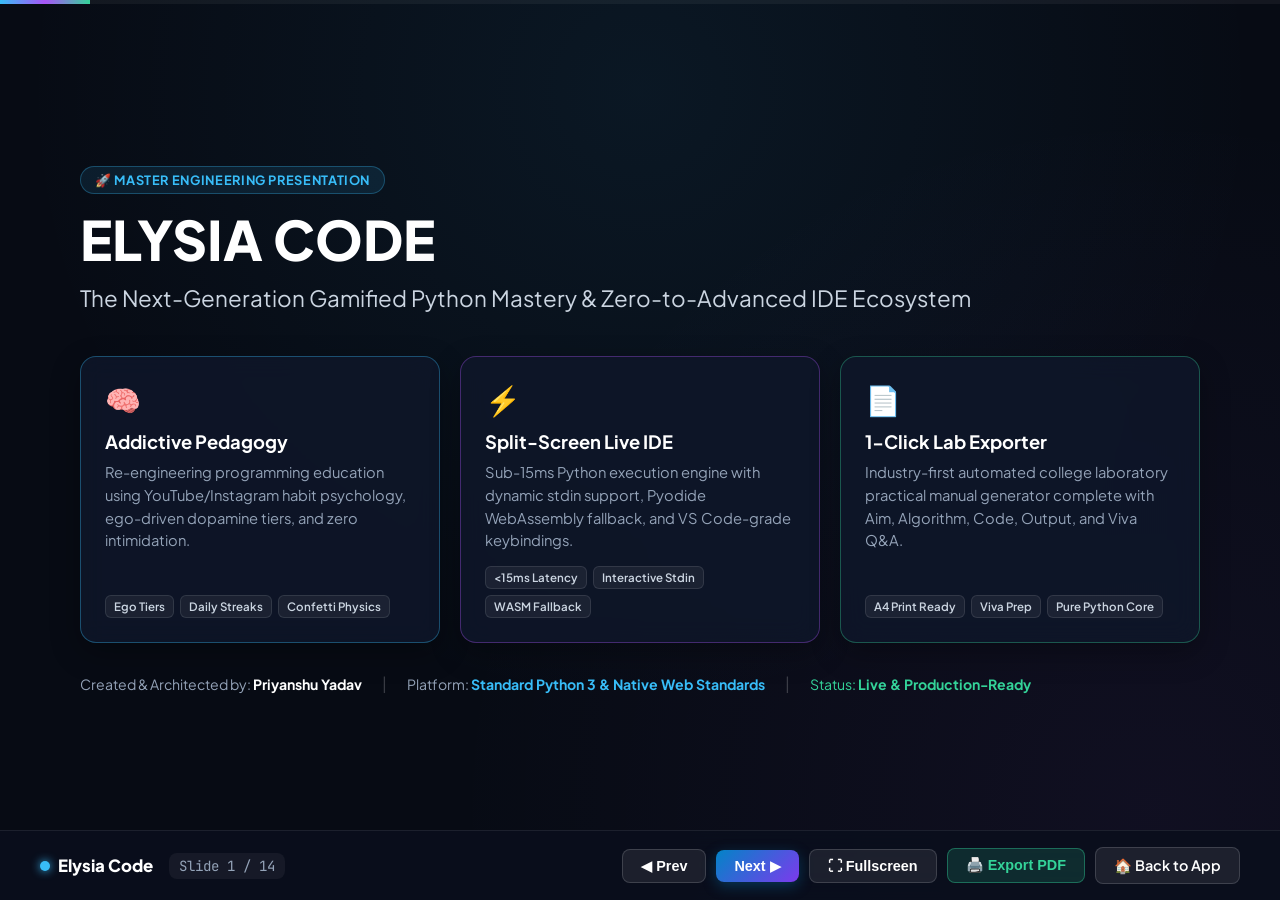
<file: web/presentation.html>
<!DOCTYPE html>
<html lang="en">
<head>
  <meta charset="UTF-8">
  <meta name="viewport" content="width=device-width, initial-scale=1.0">
  <title>Elysia Code — Master Project Presentation (Deck)</title>
  <link rel="preconnect" href="https://fonts.googleapis.com">
  <link rel="preconnect" href="https://fonts.gstatic.com" crossorigin>
  <link href="https://fonts.googleapis.com/css2?family=Plus+Jakarta+Sans:wght@400;500;600;700;800&family=JetBrains+Mono:wght@400;600;700&display=swap" rel="stylesheet">
  <style>
    :root {
      --bg: #070b14;
      --card-bg: rgba(15, 23, 42, 0.85);
      --card-border: rgba(56, 189, 248, 0.2);
      --accent-cyan: #38bdf8;
      --accent-purple: #a855f7;
      --accent-green: #34d399;
      --accent-amber: #fbbf24;
      --accent-rose: #f43f5e;
      --text-main: #f8fafc;
      --text-muted: #94a3b8;
    }

    * {
      box-sizing: border-box;
      margin: 0;
      padding: 0;
    }

    body {
      background: var(--bg);
      color: var(--text-main);
      font-family: 'Plus Jakarta Sans', -apple-system, sans-serif;
      min-height: 100vh;
      overflow: hidden;
      display: flex;
      flex-direction: column;
      user-select: none;
    }

    /* Top Progress Bar */
    #progress-container {
      position: fixed;
      top: 0;
      left: 0;
      width: 100%;
      height: 4px;
      background: rgba(255, 255, 255, 0.05);
      z-index: 100;
    }

    #progress-bar {
      height: 100%;
      width: 7%;
      background: linear-gradient(90deg, var(--accent-cyan), var(--accent-purple), var(--accent-green));
      transition: width 0.3s cubic-bezier(0.4, 0, 0.2, 1);
    }

    /* Slide Deck Container */
    #deck {
      flex: 1;
      position: relative;
      width: 100vw;
      height: 100vh;
      overflow: hidden;
    }

    .slide {
      position: absolute;
      top: 0;
      left: 0;
      width: 100%;
      height: 100%;
      padding: 60px 80px 100px 80px;
      display: flex;
      flex-direction: column;
      justify-content: center;
      opacity: 0;
      visibility: hidden;
      transform: scale(0.96) translateY(20px);
      transition: opacity 0.4s ease, transform 0.4s cubic-bezier(0.16, 1, 0.3, 1), visibility 0.4s;
      background: radial-gradient(circle at 50% 10%, rgba(56, 189, 248, 0.07), transparent 60%),
                  radial-gradient(circle at 90% 90%, rgba(168, 85, 247, 0.06), transparent 50%),
                  #070b14;
    }

    .slide.active {
      opacity: 1;
      visibility: visible;
      transform: scale(1) translateY(0);
    }

    /* Header & Taglines */
    .slide-badge {
      display: inline-flex;
      align-items: center;
      gap: 6px;
      padding: 5px 14px;
      border-radius: 9999px;
      font-size: 0.8rem;
      font-weight: 700;
      letter-spacing: 0.05em;
      text-transform: uppercase;
      margin-bottom: 14px;
      border: 1px solid rgba(56, 189, 248, 0.3);
      background: rgba(56, 189, 248, 0.1);
      color: var(--accent-cyan);
      width: fit-content;
    }

    .slide-title {
      font-size: 2.5rem;
      font-weight: 800;
      line-height: 1.15;
      margin-bottom: 12px;
      background: linear-gradient(135deg, #ffffff 30%, #94a3b8 100%);
      -webkit-background-clip: text;
      -webkit-text-fill-color: transparent;
    }

    .slide-subtitle {
      font-size: 1.15rem;
      color: var(--text-muted);
      margin-bottom: 30px;
      max-width: 900px;
      line-height: 1.5;
    }

    /* Content Layouts */
    .grid-2 {
      display: grid;
      grid-template-columns: 1fr 1fr;
      gap: 24px;
      align-items: stretch;
    }

    .grid-3 {
      display: grid;
      grid-template-columns: repeat(3, 1fr);
      gap: 20px;
      align-items: stretch;
    }

    .grid-4 {
      display: grid;
      grid-template-columns: repeat(4, 1fr);
      gap: 16px;
      align-items: stretch;
    }

    .card {
      background: var(--card-bg);
      border: 1px solid var(--card-border);
      border-radius: 16px;
      padding: 24px;
      backdrop-filter: blur(12px);
      box-shadow: 0 10px 30px rgba(0, 0, 0, 0.3);
      display: flex;
      flex-direction: column;
      position: relative;
      overflow: hidden;
    }

    .card-glow-cyan { border-color: rgba(56, 189, 248, 0.35); }
    .card-glow-purple { border-color: rgba(168, 85, 247, 0.35); }
    .card-glow-green { border-color: rgba(52, 211, 153, 0.35); }
    .card-glow-amber { border-color: rgba(251, 191, 36, 0.35); }

    .card-icon {
      font-size: 1.8rem;
      margin-bottom: 12px;
    }

    .card-title {
      font-size: 1.15rem;
      font-weight: 700;
      color: #fff;
      margin-bottom: 8px;
    }

    .card-desc {
      font-size: 0.92rem;
      color: var(--text-muted);
      line-height: 1.55;
      flex: 1;
    }

    .card-pill-row {
      display: flex;
      flex-wrap: wrap;
      gap: 6px;
      margin-top: 14px;
    }

    .micro-pill {
      font-size: 0.72rem;
      padding: 3px 8px;
      border-radius: 6px;
      background: rgba(255, 255, 255, 0.06);
      color: #cbd5e1;
      font-weight: 600;
      border: 1px solid rgba(255, 255, 255, 0.1);
    }

    /* Code Snippet Box */
    .code-box {
      background: #030712;
      border: 1px solid rgba(255, 255, 255, 0.1);
      border-radius: 10px;
      padding: 14px;
      font-family: 'JetBrains Mono', monospace;
      font-size: 0.82rem;
      color: #38bdf8;
      line-height: 1.5;
      overflow-x: auto;
      margin-top: 12px;
    }

    /* Key Metrics Callout */
    .metric-hero {
      font-size: 3rem;
      font-weight: 800;
      background: linear-gradient(135deg, var(--accent-cyan), var(--accent-purple));
      -webkit-background-clip: text;
      -webkit-text-fill-color: transparent;
      margin-bottom: 4px;
      font-family: 'JetBrains Mono', monospace;
    }

    /* Bottom Control Bar */
    #deck-controls {
      position: fixed;
      bottom: 0;
      left: 0;
      width: 100%;
      height: 70px;
      background: rgba(10, 15, 29, 0.92);
      border-top: 1px solid rgba(255, 255, 255, 0.08);
      backdrop-filter: blur(16px);
      display: flex;
      align-items: center;
      justify-content: space-between;
      padding: 0 40px;
      z-index: 90;
    }

    .deck-meta {
      display: flex;
      align-items: center;
      gap: 16px;
    }

    .brand-mark {
      display: flex;
      align-items: center;
      gap: 8px;
      font-weight: 800;
      font-size: 1.05rem;
      color: #fff;
    }

    .brand-dot {
      width: 10px;
      height: 10px;
      background: var(--accent-cyan);
      border-radius: 50%;
      box-shadow: 0 0 10px var(--accent-cyan);
    }

    .slide-counter {
      font-family: 'JetBrains Mono', monospace;
      font-size: 0.88rem;
      color: var(--text-muted);
      background: rgba(255, 255, 255, 0.05);
      padding: 4px 10px;
      border-radius: 8px;
    }

    .nav-btn-group {
      display: flex;
      align-items: center;
      gap: 10px;
    }

    .nav-btn {
      background: rgba(255, 255, 255, 0.08);
      border: 1px solid rgba(255, 255, 255, 0.15);
      color: #fff;
      padding: 8px 18px;
      border-radius: 8px;
      font-weight: 600;
      font-size: 0.9rem;
      cursor: pointer;
      display: flex;
      align-items: center;
      gap: 6px;
      transition: all 0.2s;
    }

    .nav-btn:hover {
      background: rgba(56, 189, 248, 0.2);
      border-color: var(--accent-cyan);
      transform: translateY(-1px);
    }

    .nav-btn-primary {
      background: linear-gradient(135deg, #0284c7, #7c3aed);
      border: none;
      box-shadow: 0 4px 14px rgba(2, 132, 199, 0.35);
    }

    .nav-btn-primary:hover {
      box-shadow: 0 6px 20px rgba(2, 132, 199, 0.5);
    }

    /* Print Styles for PDF Export */
    @media print {
      body {
        overflow: visible;
        background: #000;
      }
      #progress-container, #deck-controls {
        display: none !important;
      }
      #deck {
        position: static;
        width: 100%;
        height: auto;
      }
      .slide {
        position: relative !important;
        opacity: 1 !important;
        visibility: visible !important;
        transform: none !important;
        page-break-after: always;
        height: 100vh;
        padding: 40px !important;
      }
    }
  </style>
</head>
<body>

  <!-- Top Progress Bar -->
  <div id="progress-container">
    <div id="progress-bar"></div>
  </div>

  <!-- Slide Deck -->
  <main id="deck">

    <!-- SLIDE 1: Title & Hero -->
    <section class="slide active" data-slide="1">
      <div class="slide-badge">🚀 Master Engineering Presentation</div>
      <h1 class="slide-title" style="font-size: 3.4rem;">ELYSIA CODE</h1>
      <p class="slide-subtitle" style="font-size: 1.4rem; color: #cbd5e1;">
        The Next-Generation Gamified Python Mastery & Zero-to-Advanced IDE Ecosystem
      </p>

      <div class="grid-3" style="margin-top: 10px;">
        <div class="card card-glow-cyan">
          <div class="card-icon">🧠</div>
          <div class="card-title">Addictive Pedagogy</div>
          <div class="card-desc">Re-engineering programming education using YouTube/Instagram habit psychology, ego-driven dopamine tiers, and zero intimidation.</div>
          <div class="card-pill-row">
            <span class="micro-pill">Ego Tiers</span>
            <span class="micro-pill">Daily Streaks</span>
            <span class="micro-pill">Confetti Physics</span>
          </div>
        </div>

        <div class="card card-glow-purple">
          <div class="card-icon">⚡</div>
          <div class="card-title">Split-Screen Live IDE</div>
          <div class="card-desc">Sub-15ms Python execution engine with dynamic stdin support, Pyodide WebAssembly fallback, and VS Code-grade keybindings.</div>
          <div class="card-pill-row">
            <span class="micro-pill">&lt;15ms Latency</span>
            <span class="micro-pill">Interactive Stdin</span>
            <span class="micro-pill">WASM Fallback</span>
          </div>
        </div>

        <div class="card card-glow-green">
          <div class="card-icon">📄</div>
          <div class="card-title">1-Click Lab Exporter</div>
          <div class="card-desc">Industry-first automated college laboratory practical manual generator complete with Aim, Algorithm, Code, Output, and Viva Q&A.</div>
          <div class="card-pill-row">
            <span class="micro-pill">A4 Print Ready</span>
            <span class="micro-pill">Viva Prep</span>
            <span class="micro-pill">Pure Python Core</span>
          </div>
        </div>
      </div>

      <div style="margin-top: 30px; display: flex; gap: 20px; align-items: center;">
        <span style="font-size: 0.88rem; color: #94a3b8;">Created & Architected by: <strong style="color: #fff;">Priyanshu Yadav</strong></span>
        <span style="color: rgba(255,255,255,0.2);">|</span>
        <span style="font-size: 0.88rem; color: #94a3b8;">Platform: <strong style="color: #38bdf8;">Standard Python 3 & Native Web Standards</strong></span>
        <span style="color: rgba(255,255,255,0.2);">|</span>
        <span style="font-size: 0.88rem; color: #34d399;">Status: <strong style="color: #34d399;">Live & Production-Ready</strong></span>
      </div>
    </section>

    <!-- SLIDE 2: Problem Statement -->
    <section class="slide" data-slide="2">
      <div class="slide-badge" style="color: var(--accent-rose); border-color: rgba(244, 63, 94, 0.3);">⚠️ The Core Problem</div>
      <h2 class="slide-title">Why 90% of Coding Beginners Give Up</h2>
      <p class="slide-subtitle">
        Traditional computer science education treats beginners like compilers, ignoring cognitive science, human psychology, and fear of failure.
      </p>

      <div class="grid-4">
        <div class="card" style="border-color: rgba(244, 63, 94, 0.3);">
          <div class="card-icon">🛑</div>
          <div class="card-title">Cognitive Friction</div>
          <div class="card-desc">Complex setup hurdles (PATH errors, IDE crashes, package mismatches) exhaust student motivation before writing their first loop.</div>
        </div>

        <div class="card" style="border-color: rgba(251, 191, 36, 0.3);">
          <div class="card-icon">📖</div>
          <div class="card-title">Boring Wall of Text</div>
          <div class="card-desc">500-page dense textbook PDFs with formal theoretical jargon. No real-world analogies, visual models, or interactive discovery.</div>
        </div>

        <div class="card" style="border-color: rgba(168, 85, 247, 0.3);">
          <div class="card-icon">💀</div>
          <div class="card-title">Cryptic Tracebacks</div>
          <div class="card-desc">Errors like <code>IndexError</code> or <code>TypeError</code> terrify junior students without explaining <em>why</em> the bug happened in plain street English/Hindi.</div>
        </div>

        <div class="card" style="border-color: rgba(56, 189, 248, 0.3);">
          <div class="card-icon">📉</div>
          <div class="card-title">No Habit Engine</div>
          <div class="card-desc">Zero positive reinforcement. No streak accountability, dopamine rewards, or ego satisfaction to keep students returning daily.</div>
        </div>
      </div>
    </section>

    <!-- SLIDE 3: The Elysia Philosophy & Habit Engineering -->
    <section class="slide" data-slide="3">
      <div class="slide-badge" style="color: var(--accent-purple); border-color: rgba(168, 85, 247, 0.3);">💡 Educational Philosophy</div>
      <h2 class="slide-title">Habit Engineering & Psychological Hooks</h2>
      <p class="slide-subtitle">
        Borrowing the neurological retention mechanics of modern apps (TikTok, Instagram, Duolingo) to make learning Python irresistible.
      </p>

      <div class="grid-3">
        <div class="card card-glow-purple">
          <div class="card-icon">👑</div>
          <div class="card-title">Ego-Driven Rank Ladder</div>
          <div class="card-desc">
            Students hate being called beginners. Elysia hurts the user's ego playfully, urging them to climb from <strong>NOOB (🐣)</strong> to <strong>KEYBOARD TOURIST (💻)</strong>, <strong>SYNTAX WARRIOR (⚔️)</strong>, and <strong>GRANDMASTER (👑)</strong>.
          </div>
        </div>

        <div class="card card-glow-cyan">
          <div class="card-icon">🔥</div>
          <div class="card-title">Daily Streak Loss Aversion</div>
          <div class="card-desc">
            "Don't Break the Chain" psychological trigger. The navbar streak counter resets if a day is skipped, driving daily active study habit loops.
          </div>
        </div>

        <div class="card card-glow-amber">
          <div class="card-icon">🎉</div>
          <div class="card-title">Dopamine Particle Physics</div>
          <div class="card-desc">
            Every passed test case triggers an explosion of 90 high-speed confetti particles, audio synthesizer fanfare, and instant XP credit (+50 XP).
          </div>
        </div>
      </div>
    </section>

    <!-- SLIDE 4: Curriculum Architecture (Zero to Advanced) -->
    <section class="slide" data-slide="4">
      <div class="slide-badge">📚 Academic Structure</div>
      <h2 class="slide-title">19 Granular Subtopics (Zero to Hero)</h2>
      <p class="slide-subtitle">
        Curriculum divided into 7 sequential modules structured so even a middle-school student can become an advanced Python architect.
      </p>

      <div class="grid-4" style="font-size: 0.88rem;">
        <div class="card">
          <div class="card-title" style="color: #38bdf8;">Unit 1: Foundations</div>
          <ul style="color: #94a3b8; margin-left: 16px; line-height: 1.6;">
            <li>Python Genesis & Setup</li>
            <li>Variables & Memory Boxes</li>
            <li>Data Types & Type Casting</li>
            <li><code>print()</code>, <code>input()</code>, f-strings</li>
          </ul>
        </div>

        <div class="card">
          <div class="card-title" style="color: #a855f7;">Unit 2: Logic & Decisions</div>
          <ul style="color: #94a3b8; margin-left: 16px; line-height: 1.6;">
            <li>Comparison Operators</li>
            <li><code>if-elif-else</code> Roadblocks</li>
            <li>Logical <code>and</code>, <code>or</code>, <code>not</code></li>
            <li>Nested Conditional Logic</li>
          </ul>
        </div>

        <div class="card">
          <div class="card-title" style="color: #34d399;">Unit 3: Loops & Iteration</div>
          <ul style="color: #94a3b8; margin-left: 16px; line-height: 1.6;">
            <li><code>while</code> Loops & Counters</li>
            <li><code>for</code> Loops & <code>range()</code></li>
            <li>Loop Control: <code>break</code> & <code>continue</code></li>
            <li>Nested Patterns & Tables</li>
          </ul>
        </div>

        <div class="card">
          <div class="card-title" style="color: #fbbf24;">Unit 4: Data Structures</div>
          <ul style="color: #94a3b8; margin-left: 16px; line-height: 1.6;">
            <li>Lists, Indexing & Slicing</li>
            <li>Tuples (Immutable Locks)</li>
            <li>Dictionaries (Key-Value)</li>
            <li>Sets & Hash Lookups</li>
          </ul>
        </div>
      </div>

      <div class="grid-3" style="margin-top: 16px;">
        <div class="card">
          <div class="card-title" style="color: #38bdf8;">Unit 5: Functions & Scope</div>
          <div class="card-desc"><code>def</code> keyword, positional & keyword arguments, return values, and local vs global variable scoping.</div>
        </div>
        <div class="card">
          <div class="card-title" style="color: #a855f7;">Unit 6: Object-Oriented OOP</div>
          <div class="card-desc">Classes, blueprints, <code>__init__</code> constructors, <code>self</code> pointer, inheritance, and encapsulation.</div>
        </div>
        <div class="card">
          <div class="card-title" style="color: #f43f5e;">Unit 7: Exceptions & File I/O</div>
          <div class="card-desc">Bulletproof error handling with <code>try-except-finally</code> and file read/write operations.</div>
        </div>
      </div>
    </section>

    <!-- SLIDE 5: Anatomy of a Subtopic -->
    <section class="slide" data-slide="5">
      <div class="slide-badge" style="color: var(--accent-green); border-color: rgba(52, 211, 153, 0.3);">🔬 Micro-Pedagogy</div>
      <h2 class="slide-title">Anatomy of Every Subtopic Card</h2>
      <p class="slide-subtitle">
        Every single concept follows an identical 7-tier mastery blueprint to eliminate ambiguity and build unshakable muscle memory.
      </p>

      <div class="grid-2">
        <div class="card card-glow-cyan">
          <div class="card-title" style="color: #38bdf8;">1. Core Theory & Street Analogy</div>
          <p class="card-desc" style="margin-bottom: 8px;">
            Dual language explanation (English & Hinglish) paired with everyday relatable metaphors (e.g. Variables as labeled lunchboxes).
          </p>

          <div class="card-title" style="color: #a855f7; margin-top: 14px;">2. Golden Syntax Rule (Kanoon)</div>
          <p class="card-desc" style="margin-bottom: 8px;">
            Precise rule of why we use this syntax and what happens if a colon <code>:</code> or quotation mark is missed.
          </p>

          <div class="card-title" style="color: #34d399; margin-top: 14px;">3. Two Ready-to-Try Examples</div>
          <p class="card-desc">
            Complete with 1-click "Try Example 1" and "Try Example 2" buttons that auto-populate the interactive sandbox.
          </p>
        </div>

        <div class="card card-glow-purple">
          <div class="card-title" style="color: #fbbf24;">4. Live Coding Challenge</div>
          <p class="card-desc" style="margin-bottom: 8px;">
            Hands-on problem statement with explicit Expected Output test cases to verify code correctness.
          </p>

          <div class="card-title" style="color: #38bdf8; margin-top: 14px;">5. Senior Bhaiya Ego Cheer</div>
          <p class="card-desc" style="margin-bottom: 8px;">
            Humorous motivational feedback (e.g., <em>"Maan gaye Ustaad! Ab tumhare aage Python loops hath jodenge!"</em>).
          </p>

          <div class="card-title" style="color: #f43f5e; margin-top: 14px;">6. Hint Accordion & Hidden Solution</div>
          <p class="card-desc">
            Emergency reveal button with 1-click clipboard copy for students who get stuck, preventing dropouts.
          </p>
        </div>
      </div>
    </section>

    <!-- SLIDE 6: Split-Screen Live IDE -->
    <section class="slide" data-slide="6">
      <div class="slide-badge">⚡ Engineering Excellence</div>
      <h2 class="slide-title">Split-Screen Live IDE Architecture</h2>
      <p class="slide-subtitle">
        Eliminates the friction of switching windows. Theory sits on the left, high-speed execution sandbox sits on the right.
      </p>

      <div class="grid-3">
        <div class="card card-glow-cyan">
          <div class="metric-hero">&lt;15ms</div>
          <div class="card-title">Local Python Subprocess</div>
          <div class="card-desc">Native OS Python execution with timeout safeguards (3.0s threshold) protecting against infinite recursion and while-loop freezes.</div>
        </div>

        <div class="card card-glow-green">
          <div class="metric-hero">100%</div>
          <div class="card-title">Interactive Stdin Engine</div>
          <div class="card-desc">Dynamic terminal input bar supporting <code>input()</code> and <code>int(input())</code> without socket hangs or server blocking.</div>
        </div>

        <div class="card card-glow-purple">
          <div class="metric-hero">WASM</div>
          <div class="card-title">Pyodide WebAssembly</div>
          <div class="card-desc">Zero-backend client fallback! Runs full CPython compiled into WebAssembly inside the browser for true offline use.</div>
        </div>
      </div>

      <div class="card" style="margin-top: 20px; background: rgba(3, 7, 18, 0.7);">
        <div class="card-title" style="color: #38bdf8;">VS Code-Grade Keyboard Shortcuts & Utilities</div>
        <div class="grid-4" style="margin-top: 8px; font-size: 0.85rem; color: #94a3b8;">
          <div>⌨️ <strong>Tab Indent:</strong> 4 true spaces</div>
          <div>⚡ <strong>Ctrl+Enter:</strong> Run Code</div>
          <div>() <strong>Auto Brackets:</strong> Quotes & brackets</div>
          <div>📍 <strong>Caret Tracker:</strong> Live Ln & Col</div>
        </div>
      </div>
    </section>

    <!-- SLIDE 7: The Visual Handbook -->
    <section class="slide" data-slide="7">
      <div class="slide-badge" style="color: var(--accent-cyan); border-color: rgba(56, 189, 248, 0.3);">🎨 Visual Cognition</div>
      <h2 class="slide-title">The Visual Handbook (Mental Models)</h2>
      <p class="slide-subtitle">
        Abstract programming concepts transformed into 8 spatial multimedia chapters using real-world mechanical diagrams.
      </p>

      <div class="grid-4">
        <div class="card">
          <div class="card-icon">🚀</div>
          <div class="card-title">Ch 1: Python Superpower</div>
          <div class="card-desc">Why Python reads like clean English while C++/Java require 10 lines of boilerplate.</div>
        </div>

        <div class="card">
          <div class="card-icon">📦</div>
          <div class="card-title">Ch 2: Memory Boxes</div>
          <div class="card-desc">Variables visualized as labeled warehouse containers storing mutable payloads.</div>
        </div>

        <div class="card">
          <div class="card-icon">🚥</div>
          <div class="card-title">Ch 4: Traffic Signals</div>
          <div class="card-desc">Control flow and <code>if-elif-else</code> visualized as railroad tracks and switches.</div>
        </div>

        <div class="card">
          <div class="card-icon">🎡</div>
          <div class="card-title">Ch 5: Ferris Wheels</div>
          <div class="card-desc"><code>while</code> and <code>for</code> loops visualized as rotating carnival wheels with break pins.</div>
        </div>
      </div>

      <div class="card card-glow-cyan" style="margin-top: 20px; display: flex; flex-direction: row; align-items: center; justify-content: space-between;">
        <div>
          <div class="card-title" style="margin-bottom: 2px;">1-Click Sandbox Transfer</div>
          <div class="card-desc">Every slide has a "Send to Sandbox" button that loads its interactive code snippet into the editor instantly.</div>
        </div>
        <span class="slide-badge" style="margin: 0;">8 Chapters | 40+ Slides</span>
      </div>
    </section>

    <!-- SLIDE 8: Socratic Senior AI & Doubt Buster -->
    <section class="slide" data-slide="8">
      <div class="slide-badge" style="color: var(--accent-amber); border-color: rgba(251, 191, 36, 0.3);">🤖 Socratic AI Mentorship</div>
      <h2 class="slide-title">Socratic Senior Bhaiya AI & 60s Doubt Buster</h2>
      <p class="slide-subtitle">
        Instead of spoon-feeding answers, Elysia acts as a street-smart senior who guides students through the debugging mindset.
      </p>

      <div class="grid-2">
        <div class="card card-glow-amber">
          <div class="card-icon">🕵️‍♂️</div>
          <div class="card-title">Cryptic Traceback Decoder</div>
          <div class="card-desc" style="margin-bottom: 12px;">
            Automatically detects Python exceptions and translates them into intuitive Hinglish analogies:
          </div>
          <div class="code-box">
# Traceback Detected: TypeError: can only concatenate str to str
Senior Bhaiya: "Bhai! String aur Integer ko '+' se jodne ki koshish kar rahe ho?
Ye waisa hi hai jaise Fevicol se Samosa chipkana!
str() lagao ya f-string use karo!"
          </div>
        </div>

        <div class="card card-glow-cyan">
          <div class="card-icon">🔍</div>
          <div class="card-title">60-Second Instant Doubt Buster</div>
          <div class="card-desc" style="margin-bottom: 12px;">
            Full-text search engine indexed across all 19 subtopics and question bank for instant last-minute exam recall:
          </div>
          <ul style="color: #94a3b8; margin-left: 20px; font-size: 0.9rem; line-height: 1.7;">
            <li>Type <code>"input"</code>: Instant rule for <code>int(input())</code> vs string</li>
            <li>Type <code>"slice"</code>: Visual slice formula <code>[start:stop:step]</code></li>
            <li>Type <code>"colon"</code>: Syntax refresher on Python indentation</li>
          </ul>
        </div>
      </div>
    </section>

    <!-- SLIDE 9: Question Bank & Mock Exam -->
    <section class="slide" data-slide="9">
      <div class="slide-badge">📝 Evaluation Engine</div>
      <h2 class="slide-title">Question Bank & Semester Mock Exam Mode</h2>
      <p class="slide-subtitle">
        Transforming exam panic into confidence through multi-tier filtering and real-time timed assessments.
      </p>

      <div class="grid-2">
        <div class="card card-glow-purple">
          <div class="card-icon">🎯</div>
          <div class="card-title">Dynamic Multi-Filter Question Bank</div>
          <div class="card-desc" style="margin-bottom: 10px;">
            Instant interactive practice with 4 granular filter vectors:
          </div>
          <div class="grid-2" style="font-size: 0.85rem; color: #cbd5e1;">
            <div>• Track: Python / HTML</div>
            <div>• Difficulty: Easy / Medium / Hard</div>
            <div>• Topics: All 19 Subtopics</div>
            <div>• Question Count: 5 / 10 / 20</div>
          </div>
          <p class="card-desc" style="margin-top: 10px;">
            Features expandable Amber Senior Hints for each question without spoiling the answer.
          </p>
        </div>

        <div class="card card-glow-cyan">
          <div class="card-icon">⏱️</div>
          <div class="card-title">25-Minute Timed Mock Exam</div>
          <div class="card-desc" style="margin-bottom: 10px;">
            Simulates university terminal semester exams:
          </div>
          <ul style="color: #94a3b8; margin-left: 20px; font-size: 0.9rem; line-height: 1.7;">
            <li><strong>Section A:</strong> Core Conceptual MCQs</li>
            <li><strong>Section B:</strong> Bug Squashing & Code Debugging</li>
            <li><strong>Section C:</strong> Logic & Algorithm Building</li>
            <li><strong>Section D:</strong> Rapid-Fire Viva Voce</li>
          </ul>
          <p class="card-desc" style="margin-top: 10px;">
            Automated instant scoring report card with feedback.
          </p>
        </div>
      </div>
    </section>

    <!-- SLIDE 10: 1-Click College Lab File Exporter -->
    <section class="slide" data-slide="10">
      <div class="slide-badge" style="color: var(--accent-green); border-color: rgba(52, 211, 153, 0.3);">📄 Industry First Feature</div>
      <h2 class="slide-title">1-Click Printable College Lab File (PDF)</h2>
      <p class="slide-subtitle">
        Solving the biggest frustration of engineering students: writing endless repetitive laboratory practical record sheets.
      </p>

      <div class="grid-3">
        <div class="card card-glow-green">
          <div class="card-icon">🎓</div>
          <div class="card-title">University Standard Header</div>
          <div class="card-desc">Auto-formats Student Name, Roll Number, Subject Code (e.g. CSE101), Date, and Experiment Index.</div>
        </div>

        <div class="card card-glow-cyan">
          <div class="card-icon">📐</div>
          <div class="card-title">Algorithm & Clean Code</div>
          <div class="card-desc">Includes step-by-step pseudo-algorithm, formatted syntax-highlighted Python code, and terminal sample output.</div>
        </div>

        <div class="card card-glow-purple">
          <div class="card-icon">🗣️</div>
          <div class="card-title">Pre-Loaded Viva Voce</div>
          <div class="card-desc">Includes professor's favorite oral viva questions and model answers corresponding directly to the experiment.</div>
        </div>
      </div>

      <div class="card" style="margin-top: 20px; text-align: center; border-color: rgba(52, 211, 153, 0.4);">
        <p style="color: #34d399; font-weight: 700; font-size: 1.05rem;">
          🖨️ Zero Word formatting needed! Click "Generate" ➔ Browser Print Preview opens ➔ Save as A4 PDF or Print directly!
        </p>
      </div>
    </section>

    <!-- SLIDE 11: Security & Authentication System -->
    <section class="slide" data-slide="11">
      <div class="slide-badge">🔐 Security & Profiles</div>
      <h2 class="slide-title">Pure Python Auth & Profile Picture System</h2>
      <p class="slide-subtitle">
        Zero external database dependencies. Pure standard Python cryptographic hashing and multi-user persistence.
      </p>

      <div class="grid-3">
        <div class="card card-glow-cyan">
          <div class="card-icon">🛡️</div>
          <div class="card-title">SHA-256 + Salt Hashing</div>
          <div class="card-desc">Passwords are never saved in plain text. Stored securely with cryptographic random salt hex strings in <code>data/users.json</code>.</div>
        </div>

        <div class="card card-glow-purple">
          <div class="card-icon">📸</div>
          <div class="card-title">Profile Picture Engine</div>
          <div class="card-desc">Upload custom device photos (Base64 file stream) or choose from 8 developer avatars with glowing preview circles.</div>
        </div>

        <div class="card card-glow-green">
          <div class="card-icon">🔄</div>
          <div class="card-title">Multi-User Progress Isolation</div>
          <div class="card-desc">Each user account maintains separate XP, daily streak, completed subtopic checklists, and study stopwatch times.</div>
        </div>
      </div>

      <div class="card" style="margin-top: 20px; background: rgba(15, 23, 42, 0.6);">
        <div class="card-title" style="color: #38bdf8;">Dynamic Navbar Capsule Experience</div>
        <p class="card-desc">
          When logged out: Navbar displays clean <code>"✨ Sign In / Log In"</code> button.<br>
          When logged in: Switches to a personal coder pill displaying circular avatar, name, and current rank (e.g. <em>Syntax Warrior</em>).
        </p>
      </div>
    </section>

    <!-- SLIDE 12: Gamification & Social 3D Flex Card -->
    <section class="slide" data-slide="12">
      <div class="slide-badge" style="color: var(--accent-purple); border-color: rgba(168, 85, 247, 0.3);">🏆 Viral Growth Mechanics</div>
      <h2 class="slide-title">Gamification & 3D Holographic Flex Card</h2>
      <p class="slide-subtitle">
        Built-in organic growth engine that encourages students to showcase their coding achievements on social media.
      </p>

      <div class="grid-2">
        <div class="card card-glow-purple">
          <div class="card-icon">🎴</div>
          <div class="card-title">3D Holographic Parallax Card</div>
          <div class="card-desc" style="margin-bottom: 12px;">
            Spatial computing physics: Card responds to mouse cursor angle with real-time 3D tilt and specular lighting highlights.
          </div>
          <ul style="color: #94a3b8; margin-left: 20px; font-size: 0.9rem; line-height: 1.7;">
            <li>Displays User Avatar & Real Name</li>
            <li>Current Ego Rank (e.g. <strong>PYTHON SLAYER</strong>)</li>
            <li>Total Subtopics Mastered & Daily Streak</li>
            <li>Optimized aspect ratio for Instagram Stories & WhatsApp</li>
          </ul>
        </div>

        <div class="card card-glow-cyan">
          <div class="card-icon">⏱️</div>
          <div class="card-title">Live Productivity Stopwatch</div>
          <div class="card-desc" style="margin-bottom: 12px;">
            Real-time tick-by-tick time counter tracking study duration:
          </div>
          <div class="metric-hero" style="font-size: 2.2rem;">HH:MM:SS</div>
          <p class="card-desc">
            Tracks both <em>Time Spent Today</em> and <em>All-Time Learning Time</em>, automatically syncing to user profile and flex card.
          </p>
        </div>
      </div>
    </section>

    <!-- SLIDE 13: System Architecture & Tech Stack -->
    <section class="slide" data-slide="13">
      <div class="slide-badge">⚙️ Technical Architecture</div>
      <h2 class="slide-title">System Blueprint & Technical Stack</h2>
      <p class="slide-subtitle">
        Engineered with a radical "Zero Bloat" philosophy: High performance, zero heavy pip frameworks, and sub-15ms response times.
      </p>

      <div class="grid-3">
        <div class="card card-glow-cyan">
          <div class="card-title" style="color: #38bdf8;">Frontend Architecture</div>
          <ul style="color: #94a3b8; font-size: 0.88rem; line-height: 1.7; margin-left: 16px;">
            <li>Semantic HTML5 & 3D Glassmorphism</li>
            <li>Vanilla ES6+ Class Controller (<code>app.js</code>)</li>
            <li>Pyodide WebAssembly Sandbox</li>
            <li>Web Audio API Synthesizer</li>
            <li>HTML5 Canvas Confetti Engine</li>
          </ul>
        </div>

        <div class="card card-glow-purple">
          <div class="card-title" style="color: #a855f7;">Backend Engine</div>
          <ul style="color: #94a3b8; font-size: 0.88rem; line-height: 1.7; margin-left: 16px;">
            <li>Standard Python 3 <code>http.server</code></li>
            <li>Subprocess Execution Worker</li>
            <li>Threaded Non-blocking Server</li>
            <li>SHA-256 + Salt Authentication</li>
            <li>Dynamic JSON Store (<code>data/</code>)</li>
          </ul>
        </div>

        <div class="card card-glow-green">
          <div class="card-title" style="color: #34d399;">Reliability & Testing</div>
          <ul style="color: #94a3b8; font-size: 0.88rem; line-height: 1.7; margin-left: 16px;">
            <li>9/9 Automated Unit Tests (<code>tests/</code>)</li>
            <li>Execution Time: 0.034s</li>
            <li>100% Offline Capability</li>
            <li>Zero SQL Server Overheads</li>
            <li>Cross-Platform (Mac/Win/Linux)</li>
          </ul>
        </div>
      </div>
    </section>

    <!-- SLIDE 14: Future Roadmap & Conclusion -->
    <section class="slide" data-slide="14">
      <div class="slide-badge" style="color: var(--accent-green); border-color: rgba(52, 211, 153, 0.3);">🚀 Roadmap & Vision</div>
      <h2 class="slide-title">The Future of Elysia Code</h2>
      <p class="slide-subtitle">
        From a standalone mastery platform to the world's most engaging computer science learning network.
      </p>

      <div class="grid-3">
        <div class="card card-glow-cyan">
          <div class="card-icon">⚔️</div>
          <div class="card-title">Phase 2: 1v1 Code Duels</div>
          <div class="card-desc">Real-time WebSocket multiplayer coding battles where students race to debug syntax errors and solve algorithms.</div>
        </div>

        <div class="card card-glow-purple">
          <div class="card-icon">🌐</div>
          <div class="card-title">Phase 3: Web Dev & AI Tracks</div>
          <div class="card-desc">Expanding beyond Python to full interactive sandboxes for HTML/CSS/JS, SQL, and practical AI/Machine Learning.</div>
        </div>

        <div class="card card-glow-green">
          <div class="card-icon">🏫</div>
          <div class="card-title">Phase 4: College Portal</div>
          <div class="card-desc">Professor dashboard for assigning weekly lab exercises, auto-grading submissions, and tracking batch-wide weak points.</div>
        </div>
      </div>

      <div class="card" style="margin-top: 24px; text-align: center; background: linear-gradient(135deg, rgba(2, 132, 199, 0.15), rgba(124, 58, 237, 0.15)); border-color: rgba(56, 189, 248, 0.4);">
        <h3 style="font-size: 1.6rem; color: #fff; margin-bottom: 6px;">Thank You! Questions & Live Demo</h3>
        <p style="color: #94a3b8; font-size: 1rem;">
          Platform Live at: <strong style="color: #38bdf8;">http://localhost:8080</strong> | Press <strong>[Cmd+P / Ctrl+P]</strong> to Print to PDF!
        </p>
      </div>
    </section>

  </main>

  <!-- Bottom Deck Controls -->
  <footer id="deck-controls">
    <div class="deck-meta">
      <div class="brand-mark">
        <div class="brand-dot"></div>
        <span>Elysia Code</span>
      </div>
      <div class="slide-counter" id="slide-num">Slide 1 / 14</div>
    </div>

    <div class="nav-btn-group">
      <button class="nav-btn" onclick="prevSlide()">◀ Prev</button>
      <button class="nav-btn nav-btn-primary" onclick="nextSlide()">Next ▶</button>
      <button class="nav-btn" onclick="toggleFullScreen()">⛶ Fullscreen</button>
      <button class="nav-btn" onclick="window.print()" style="background: rgba(52, 211, 153, 0.15); color: #34d399; border-color: rgba(52, 211, 153, 0.4);">🖨️ Export PDF</button>
      <a href="/" class="nav-btn" style="text-decoration: none;">🏠 Back to App</a>
    </div>
  </footer>

  <script>
    let currentSlide = 1;
    const totalSlides = 14;
    const slides = document.querySelectorAll('.slide');
    const progressBar = document.getElementById('progress-bar');
    const counter = document.getElementById('slide-num');

    function showSlide(index) {
      if (index < 1) index = 1;
      if (index > totalSlides) index = totalSlides;
      currentSlide = index;

      slides.forEach((s, idx) => {
        s.classList.toggle('active', (idx + 1) === currentSlide);
      });

      if (progressBar) {
        progressBar.style.width = `${(currentSlide / totalSlides) * 100}%`;
      }
      if (counter) {
        counter.textContent = `Slide ${currentSlide} / ${totalSlides}`;
      }
    }

    function nextSlide() {
      if (currentSlide < totalSlides) {
        showSlide(currentSlide + 1);
      }
    }

    function prevSlide() {
      if (currentSlide > 1) {
        showSlide(currentSlide - 1);
      }
    }

    function toggleFullScreen() {
      if (!document.fullscreenElement) {
        document.documentElement.requestFullscreen().catch(() => {});
      } else {
        if (document.exitFullscreen) {
          document.exitFullscreen();
        }
      }
    }

    // Keyboard Shortcuts
    window.addEventListener('keydown', (e) => {
      if (e.key === 'ArrowRight' || e.key === ' ' || e.key === 'PageDown') {
        e.preventDefault();
        nextSlide();
      } else if (e.key === 'ArrowLeft' || e.key === 'PageUp') {
        e.preventDefault();
        prevSlide();
      } else if (e.key === 'Home') {
        e.preventDefault();
        showSlide(1);
      } else if (e.key === 'End') {
        e.preventDefault();
        showSlide(totalSlides);
      } else if (e.key === 'f' || e.key === 'F') {
        toggleFullScreen();
      }
    });

    // Touch Swipe Navigation for Tablets & Phones
    let touchStartX = 0;
    window.addEventListener('touchstart', (e) => {
      touchStartX = e.changedTouches[0].screenX;
    }, { passive: true });

    window.addEventListener('touchend', (e) => {
      const touchEndX = e.changedTouches[0].screenX;
      if (touchEndX < touchStartX - 50) nextSlide();
      if (touchEndX > touchStartX + 50) prevSlide();
    }, { passive: true });
  </script>
</body>
</html>
</file>
